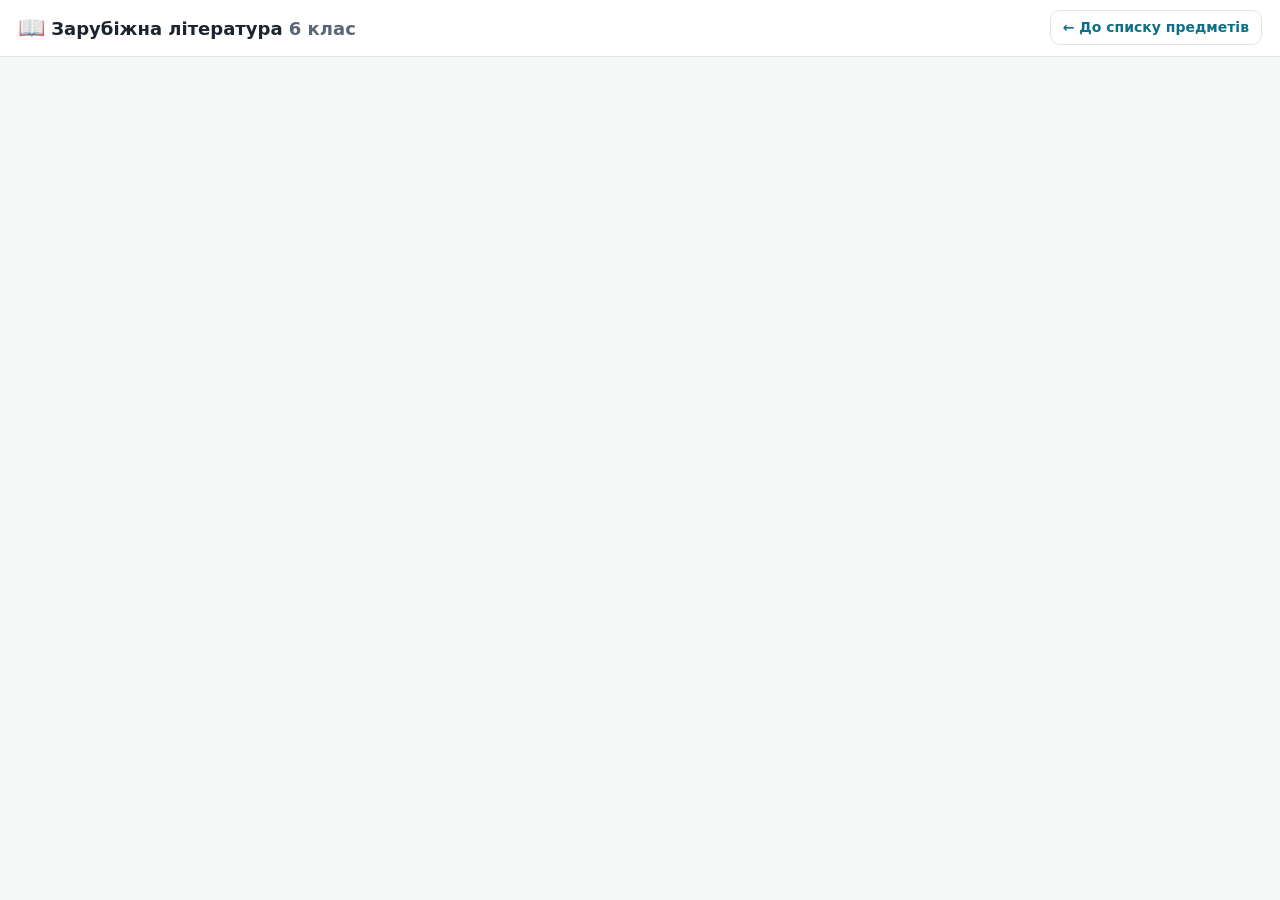
<file: index.html>
<!doctype html>
<html lang="uk">
<head>
  <meta charset="utf-8">
  <!-- Корінь репозиторію = корінь GitHub Pages, а сам конспект лежить у course/.
       Редирект працює і за посиланням, і подвійним кліком по файлу. -->
  <meta http-equiv="refresh" content="0; url=course/index.html">
  <title>Зарубіжна література 6 клас</title>
  <!-- Іконка вшита в сторінку: інакше браузер сам піде по /favicon.ico і зловить 404. -->
  <link rel="icon" href="data:image/svg+xml,%3Csvg xmlns='http://www.w3.org/2000/svg' viewBox='0 0 100 100'%3E%3Ctext y='.92em' font-size='92'%3E%F0%9F%93%96%3C/text%3E%3C/svg%3E">
</head>
<body>
  <a href="course/index.html">Відкрити конспект</a>
</body>
</html>
</file>
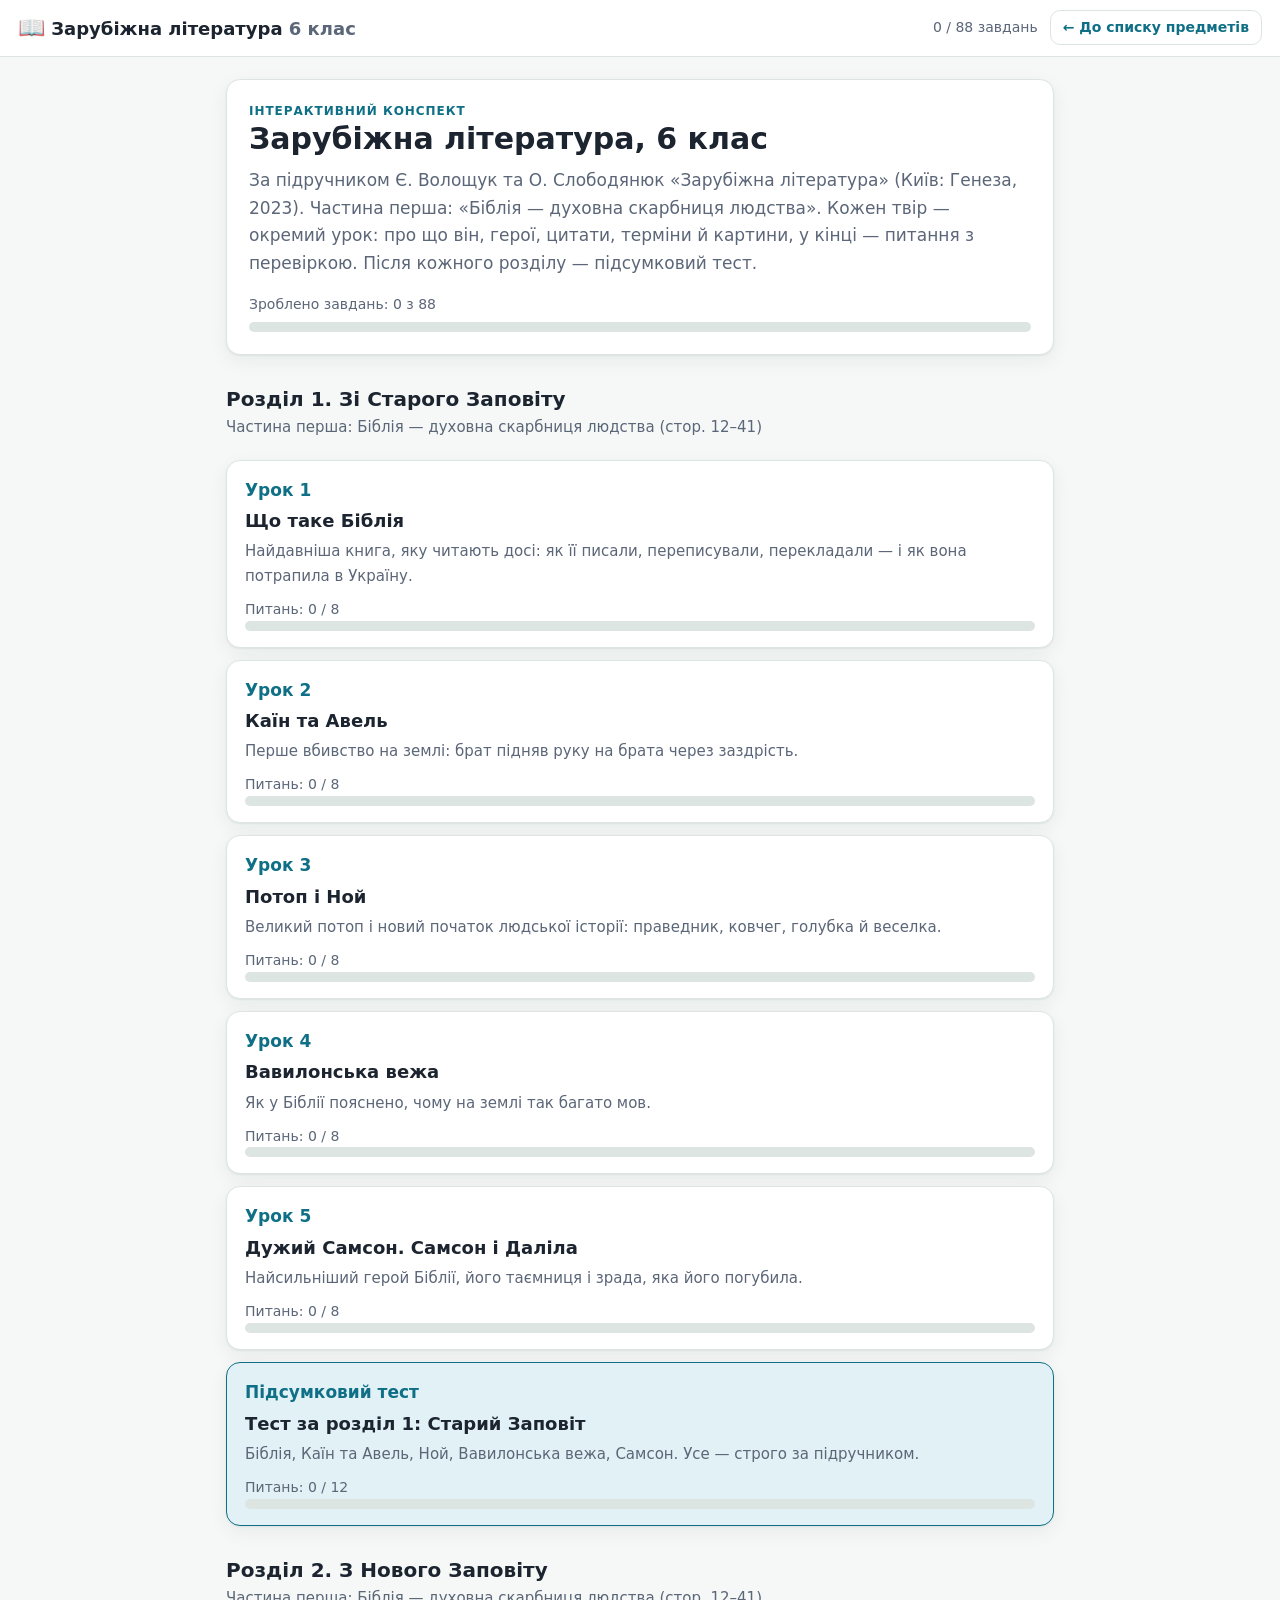
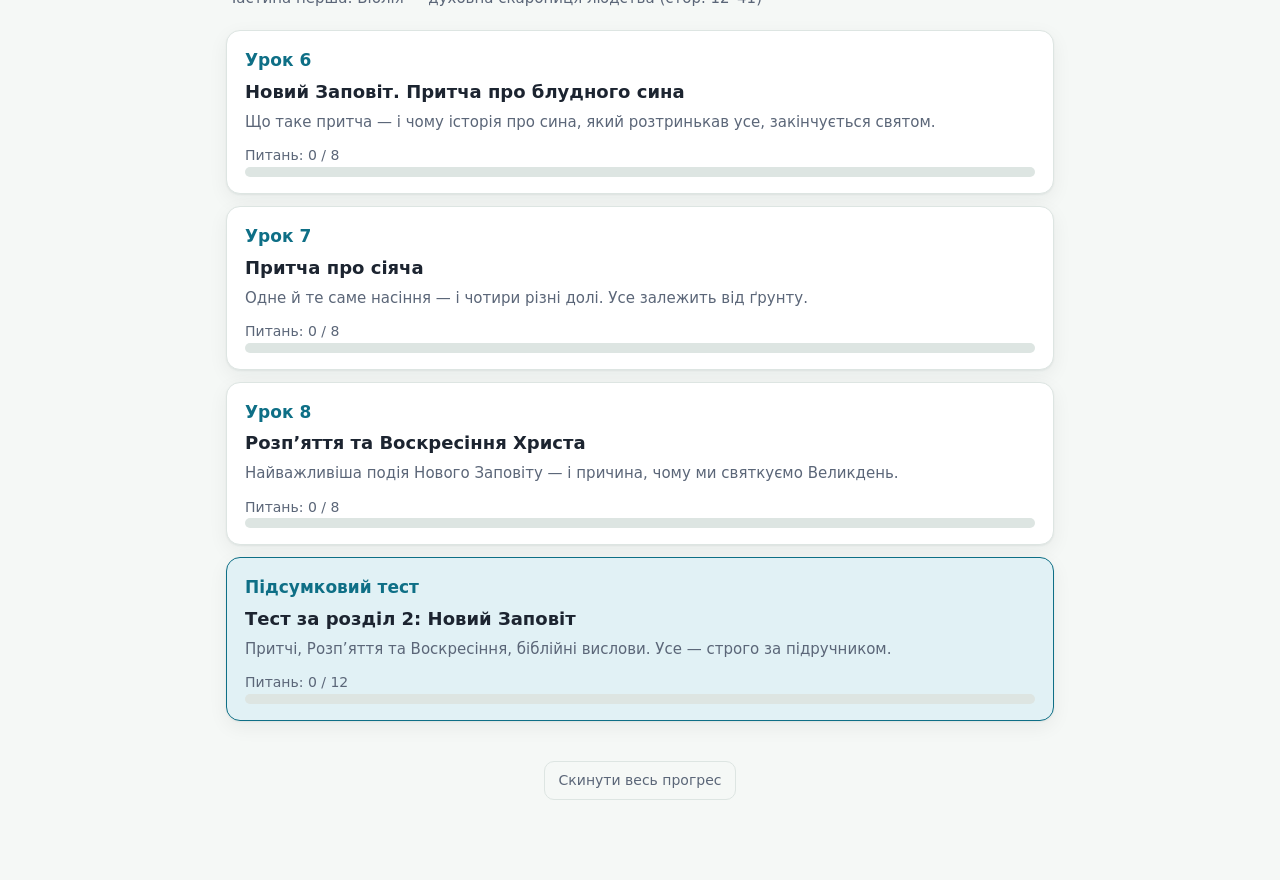
<file: course/index.html>
<!doctype html>
<html lang="uk">
<head>
  <meta charset="utf-8">
  <meta name="viewport" content="width=device-width, initial-scale=1">
  <title>Зарубіжна література 6 клас</title>
  <!-- Іконка вшита в сторінку: інакше браузер сам піде по /favicon.ico і зловить 404. -->
  <link rel="icon" href="data:image/svg+xml,%3Csvg xmlns='http://www.w3.org/2000/svg' viewBox='0 0 100 100'%3E%3Ctext y='.92em' font-size='92'%3E%F0%9F%93%96%3C/text%3E%3C/svg%3E">
  <link rel="stylesheet" href="css/app.css">
</head>
<body>
  <header class="topbar">
    <a class="brand" href="#/"><span class="globe">📖</span> Зарубіжна література <span>6 клас</span></a>
    <span class="spacer"></span>
    <span class="bar-label" id="progressMini"></span>
    <!-- Усі курси Лізи зібрані на liza-school.github.io. Посилання абсолютне,
         щоб працювало і онлайн, і з file:// при подвійному кліку. -->
    <a class="subjects-link" href="https://liza-school.github.io/" title="До списку предметів">← <span class="full">До списку предметів</span><span class="short">Предмети</span></a>
  </header>

  <main id="app"></main>

  <script src="js/engine.js"></script>
  <script src="js/lessons/b01.js"></script>
  <script src="js/lessons/b02.js"></script>
  <script src="js/lessons/b03.js"></script>
  <script src="js/lessons/b04.js"></script>
  <script src="js/lessons/b05.js"></script>
  <script src="js/lessons/test1.js"></script>
  <script src="js/lessons/b06.js"></script>
  <script src="js/lessons/b07.js"></script>
  <script src="js/lessons/b08.js"></script>
  <script src="js/lessons/test2.js"></script>
  <script>COURSE.start();</script>
</body>
</html>
</file>
<file: course/css/app.css>
/* Зарубіжна література 6 клас — інтерактивний конспект. Оформлення спільне з «Географією» та «Природою»; свій лише колір курсу. */

:root {
  --bg: #f5f8f6;
  --bg-soft: #ffffff;
  --text: #1c2430;
  --text-dim: #5b6678;
  --border: #dde5e2;
  --accent: #0e6f86;
  --accent-soft: #e1f1f5;
  --green: #1e9e63;
  --green-soft: #e3f7ec;
  --red: #d64545;
  --red-soft: #fdeaea;
  --yellow: #b8860b;
  --yellow-soft: #fdf5dd;
  --blue: #2f6df6;
  --blue-soft: #e8efff;
  --local: #a8562b;
  --local-soft: #fbeee5;
  --game: #7b4fd8;
  --game-soft: #f0eaff;
  --potter: #8e2f4f;
  --potter-soft: #fdeaf0;
  --horse: #8a6d1f;
  --horse-soft: #f8f1d8;
  --radius: 14px;
  --shadow: 0 1px 2px rgba(20, 35, 30, .06), 0 6px 20px rgba(20, 35, 30, .06);
  --sans: "Segoe UI", Inter, system-ui, -apple-system, Roboto, sans-serif;
}

@media (prefers-color-scheme: dark) {
  :root {
    --bg: #141a19;
    --bg-soft: #1b2322;
    --text: #e8eeea;
    --text-dim: #a2aeb0;
    --border: #2b3533;
    --accent: #5bc2da;
    --accent-soft: #142c33;
    --green: #4bd18b;
    --green-soft: #16301f;
    --red: #ff7a7a;
    --red-soft: #331a1c;
    --yellow: #e3bb4c;
    --yellow-soft: #302a16;
    --blue: #6f9bff;
    --blue-soft: #1c2740;
    --local: #e0a271;
    --local-soft: #2b1e15;
    --game: #b699ff;
    --game-soft: #241d3c;
    --potter: #f09ab8;
    --potter-soft: #2e1420;
    --horse: #d8bb63;
    --horse-soft: #2a2415;
    --shadow: 0 1px 2px rgba(0, 0, 0, .3), 0 8px 24px rgba(0, 0, 0, .35);
  }
}

* { box-sizing: border-box; }

body {
  margin: 0;
  background: var(--bg);
  color: var(--text);
  font: 17px/1.62 var(--sans);
}

a { color: var(--accent); }

.topbar {
  position: sticky;
  top: 0;
  z-index: 5;
  display: flex;
  align-items: center;
  gap: 12px;
  padding: 10px 18px;
  background: var(--bg-soft);
  border-bottom: 1px solid var(--border);
}

.brand {
  font-weight: 700;
  text-decoration: none;
  color: var(--text);
  font-size: 18px;
}

.brand span { color: var(--text-dim); font-weight: 600; }
.brand .globe { font-size: 22px; }
.spacer { flex: 1; }
.bar-label { color: var(--text-dim); font-size: 14px; }

/* Кнопка «До списку предметів» у шапці. На вузькому екрані — коротший підпис. */
.subjects-link {
  font-size: 14px;
  font-weight: 600;
  color: var(--accent);
  text-decoration: none;
  white-space: nowrap;
  border: 1px solid var(--border);
  border-radius: 10px;
  padding: 5px 12px;
}

.subjects-link:hover { background: var(--accent-soft); border-color: var(--accent); }
.subjects-link .short { display: none; }

@media (max-width: 620px) {
  /* Бренд — першим рядком, прогрес і кнопка — другим, щоб назва не ламалась на три рядки. */
  .topbar { flex-wrap: wrap; row-gap: 6px; }
  .topbar .brand { flex-basis: 100%; }
  .topbar .spacer { display: none; }
  .subjects-link { margin-left: auto; }
  .subjects-link .full { display: none; }
  .subjects-link .short { display: inline; }
}

main {
  max-width: 860px;
  margin: 0 auto;
  padding: 22px 16px 80px;
}

h1 { font-size: 30px; margin: 0 0 6px; line-height: 1.2; }
h2 { font-size: 23px; margin: 28px 0 10px; }
h3 { font-size: 19px; margin: 18px 0 8px; }
p { margin: 10px 0; }
ul, ol { margin: 10px 0; padding-left: 24px; }
li { margin: 4px 0; }

.kicker {
  text-transform: uppercase;
  letter-spacing: .08em;
  font-size: 12px;
  font-weight: 700;
  color: var(--accent);
}

.lead { color: var(--text-dim); }

.hero {
  background: var(--bg-soft);
  border: 1px solid var(--border);
  border-radius: var(--radius);
  padding: 22px;
  box-shadow: var(--shadow);
}

.bar {
  position: relative;
  height: 10px;
  border-radius: 999px;
  background: var(--border);
  overflow: hidden;
}

.bar i {
  position: absolute;
  inset: 0 auto 0 0;
  background: var(--accent);
  border-radius: 999px;
  transition: width .3s;
}

.overall { margin-top: 16px; }
.overall .bar-label { display: block; margin-bottom: 6px; }

.cards { display: grid; gap: 12px; margin-top: 20px; }

.card {
  display: block;
  text-decoration: none;
  color: inherit;
  background: var(--bg-soft);
  border: 1px solid var(--border);
  border-radius: var(--radius);
  padding: 16px 18px;
  box-shadow: var(--shadow);
}

.card:hover { border-color: var(--accent); }
.card .num { color: var(--accent); font-weight: 700; }
.card .title { font-weight: 700; font-size: 18px; margin: 2px 0 4px; }
.card .sub { color: var(--text-dim); font-size: 15px; }
.card .stat { color: var(--text-dim); font-size: 14px; margin-top: 10px; }
.card.exam { border-color: var(--accent); background: var(--accent-soft); }

.goals {
  background: var(--accent-soft);
  border-radius: var(--radius);
  padding: 12px 18px;
  margin: 16px 0;
}

.goals b { display: block; margin-bottom: 4px; }

.block {
  background: var(--bg-soft);
  border: 1px solid var(--border);
  border-radius: var(--radius);
  padding: 4px 18px 14px;
  margin: 16px 0;
  box-shadow: var(--shadow);
}

.block.plain { background: none; border: none; box-shadow: none; padding: 0 2px; }

.block-head {
  display: flex;
  align-items: center;
  gap: 10px;
  padding: 12px 0 6px;
  font-weight: 700;
}

.tag {
  font-size: 11px;
  text-transform: uppercase;
  letter-spacing: .06em;
  padding: 3px 8px;
  border-radius: 999px;
  background: var(--accent-soft);
  color: var(--accent);
  font-weight: 700;
}

.done-mark { margin-left: auto; color: var(--green); font-weight: 700; }

.block.note { background: var(--yellow-soft); border-color: var(--yellow); }
.block.note .tag { background: var(--yellow); color: #fff; }
.block.cherkasy { background: var(--local-soft); border-color: var(--local); }
.block.cherkasy .tag { background: var(--local); color: #fff; }
.block.ukraine { background: var(--blue-soft); border-color: var(--blue); }
.block.ukraine .tag { background: var(--blue); color: #fff; }
.block.life { background: var(--green-soft); border-color: var(--green); }
.block.life .tag { background: var(--green); color: #fff; }
.block.game { background: var(--game-soft); border-color: var(--game); }
.block.game .tag { background: var(--game); color: #fff; }
.block.potter { background: var(--potter-soft); border-color: var(--potter); }
.block.potter .tag { background: var(--potter); color: #fff; }
.block.horse { background: var(--horse-soft); border-color: var(--horse); }
.block.horse .tag { background: var(--horse); color: #fff; }
.block.errata { background: var(--red-soft); border-color: var(--red); }
.block.errata .tag { background: var(--red); color: #fff; }

.errata-row { margin: 8px 0; }
.errata-row.book { color: var(--text-dim); }
.errata-row.truth b { color: var(--red); }
.errata-row.say b { color: var(--green); }

.figure { margin: 16px 0; }

.figure img {
  display: block;
  width: 100%;
  height: auto;
  border: 1px solid var(--border);
  border-radius: 10px;
  background: #fff;
}

.figure figcaption {
  color: var(--text-dim);
  font-size: 14px;
  margin-top: 6px;
}

.gallery { display: grid; gap: 12px; margin: 16px 0; }
.gallery .figure { margin: 0; }
.gallery.cols2 { grid-template-columns: repeat(2, 1fr); }
.gallery.cols3 { grid-template-columns: repeat(3, 1fr); }

@media (max-width: 620px) {
  .gallery.cols2,
  .gallery.cols3 { grid-template-columns: 1fr; }
}

.block .figure { margin: 12px 0 4px; }
.block.summary { background: var(--accent-soft); border-color: var(--accent); }

.terms { width: 100%; border-collapse: collapse; margin: 8px 0; }
.terms td { border-top: 1px solid var(--border); padding: 8px 6px; vertical-align: top; }
.terms td:first-child { font-weight: 700; width: 34%; }

/* Перелік Міжнародних років ООН: рік вузькою колонкою, назва — рештою. */
.years { width: 100%; border-collapse: collapse; margin: 8px 0; }
.years td { border-top: 1px solid var(--border); padding: 5px 6px; vertical-align: top; }
.years td:first-child { font-weight: 700; width: 4.5em; color: var(--accent); }

.book-wording {
  display: block;
  margin-top: 4px;
  font-size: 14px;
  font-style: italic;
  color: var(--text-dim);
}

details { margin: 8px 0; }
summary { cursor: pointer; color: var(--accent); font-weight: 600; }

.options { display: grid; gap: 8px; margin: 10px 0; }

.option {
  display: flex;
  align-items: flex-start;
  gap: 10px;
  text-align: left;
  font: inherit;
  color: inherit;
  background: var(--bg);
  border: 1px solid var(--border);
  border-radius: 10px;
  padding: 10px 12px;
  cursor: pointer;
}

.option:hover { border-color: var(--accent); }
.option .letter { font-weight: 700; color: var(--text-dim); }
.option.right { background: var(--green-soft); border-color: var(--green); }
.option.wrong { background: var(--red-soft); border-color: var(--red); }
.option.picked { border-color: var(--accent); background: var(--accent-soft); }
.option.picked .letter { color: var(--accent); }

.chips { display: flex; flex-wrap: wrap; gap: 8px; margin: 10px 0; }

.chip {
  font: inherit;
  color: inherit;
  background: var(--bg);
  border: 1px solid var(--border);
  border-radius: 999px;
  padding: 6px 14px;
  cursor: pointer;
}

.chip:hover { border-color: var(--accent); }
.chip.used { opacity: .35; pointer-events: none; }
.chip.right { background: var(--green-soft); border-color: var(--green); }
.chip.wrong { background: var(--red-soft); border-color: var(--red); }

.slots { display: grid; gap: 6px; margin: 10px 0; }
.slot { border: 1px dashed var(--border); border-radius: 10px; padding: 8px 12px; color: var(--text-dim); }
.slot.filled { border-style: solid; color: var(--text); }

.answer-input {
  font: inherit;
  color: inherit;
  background: var(--bg);
  border: 1px solid var(--border);
  border-radius: 10px;
  padding: 9px 12px;
  width: 100%;
  max-width: 360px;
}

.toolbar { display: flex; flex-wrap: wrap; gap: 8px; margin: 10px 0 4px; }

.btn {
  font: inherit;
  font-weight: 600;
  border: 1px solid var(--accent);
  background: var(--accent);
  color: #fff;
  border-radius: 10px;
  padding: 8px 16px;
  cursor: pointer;
}

.btn.flat { background: none; color: var(--accent); }
.btn:disabled { opacity: .5; cursor: default; }

.ghost-btn {
  font: inherit;
  border: 1px solid var(--border);
  background: none;
  color: var(--text-dim);
  border-radius: 10px;
  padding: 7px 14px;
  cursor: pointer;
  text-decoration: none;
}

.verdict { margin-top: 8px; min-height: 22px; font-size: 16px; }
.verdict.ok { color: var(--green); font-weight: 600; }
.verdict.no { color: var(--red); }

.navrow { display: flex; justify-content: space-between; gap: 12px; margin-top: 30px; }

.score {
  background: var(--bg-soft);
  border: 1px solid var(--border);
  border-radius: var(--radius);
  padding: 14px 18px;
  margin: 18px 0;
  box-shadow: var(--shadow);
}

footer.page-foot { color: var(--text-dim); font-size: 14px; margin-top: 40px; text-align: center; }

/* Головна літератури: картки згруповані за розділами підручника. */
.group-title { font-size: 20px; margin: 28px 0 0; }
.group-title small { display: block; color: var(--text-dim); font-size: 15px; font-weight: 400; }
</file>
